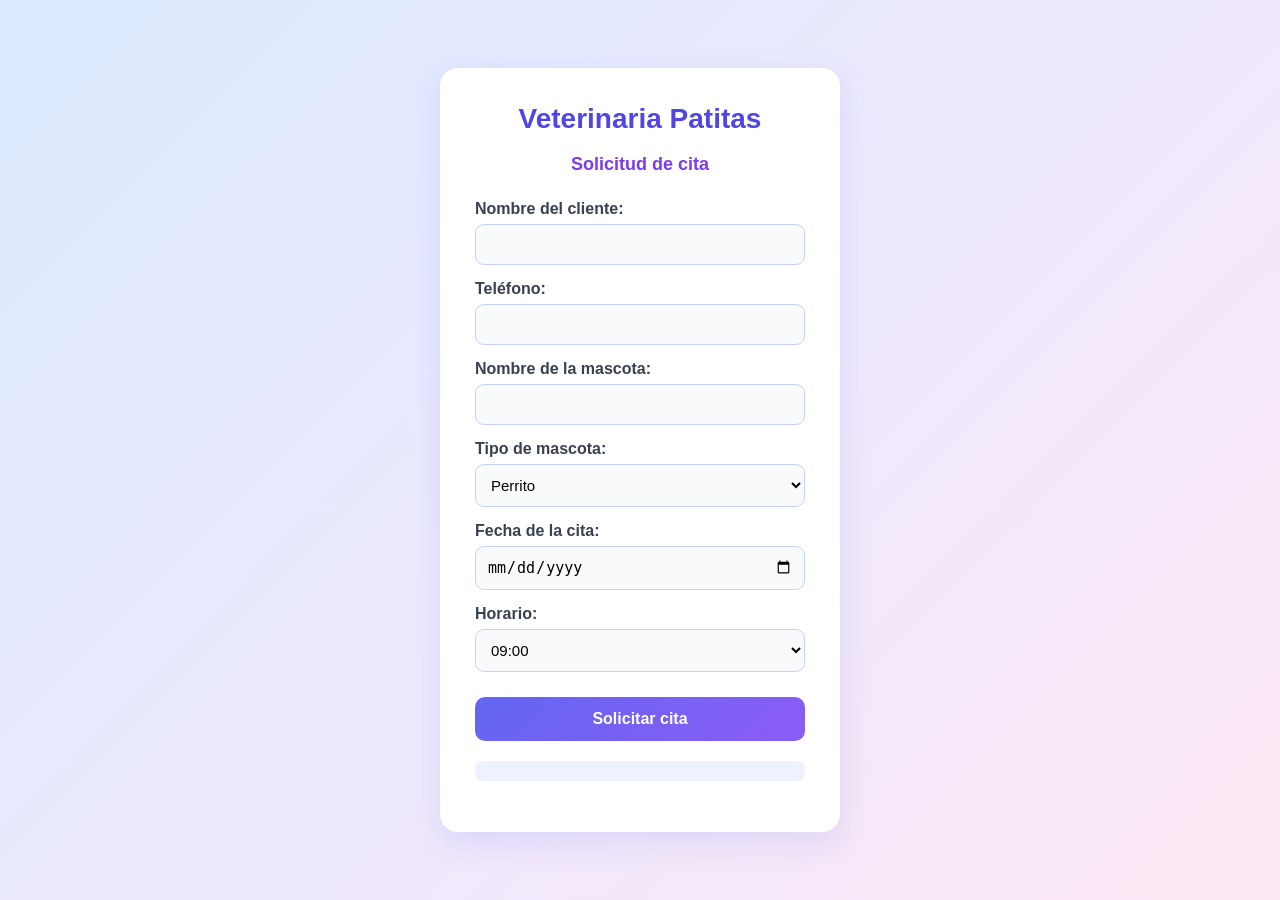
<file: Practica 1/Index.html>
<!DOCTYPE html>
<html lang="es">
<head>
<meta charset="UTF-8">
<title>Veterinaria Patitas</title>
<link rel="stylesheet" href="style.css">
</head>
<body>
<div class="contenedor">
<h1>Veterinaria Patitas</h1>
<h2>Solicitud de cita</h2>
<label>Nombre del cliente:</label>
<input type="text" id="nombre">
<label>Teléfono:</label>
<input type="tel" id="telefono">
<label>Nombre de la mascota:</label>
<input type="text" id="mascota">
<label>Tipo de mascota:</label>
<select id="tipo">
<option>Perrito</option</option>
<option>Gatito</option</option>
<option>Otro</option</option>
</select>
<label>Fecha de la cita:</label>
<input type="date" id="fecha">
<label>Horario:</label>
<select id="horario">
<option>09:00</option>
<option>10:00</option>
<option>11:00</option>
<option>12:00</option>
</select>
<button onclick="solicitarCita()">
Solicitar cita
</button>
<p id="mensaje"></script>
</body>
</html>
</file>
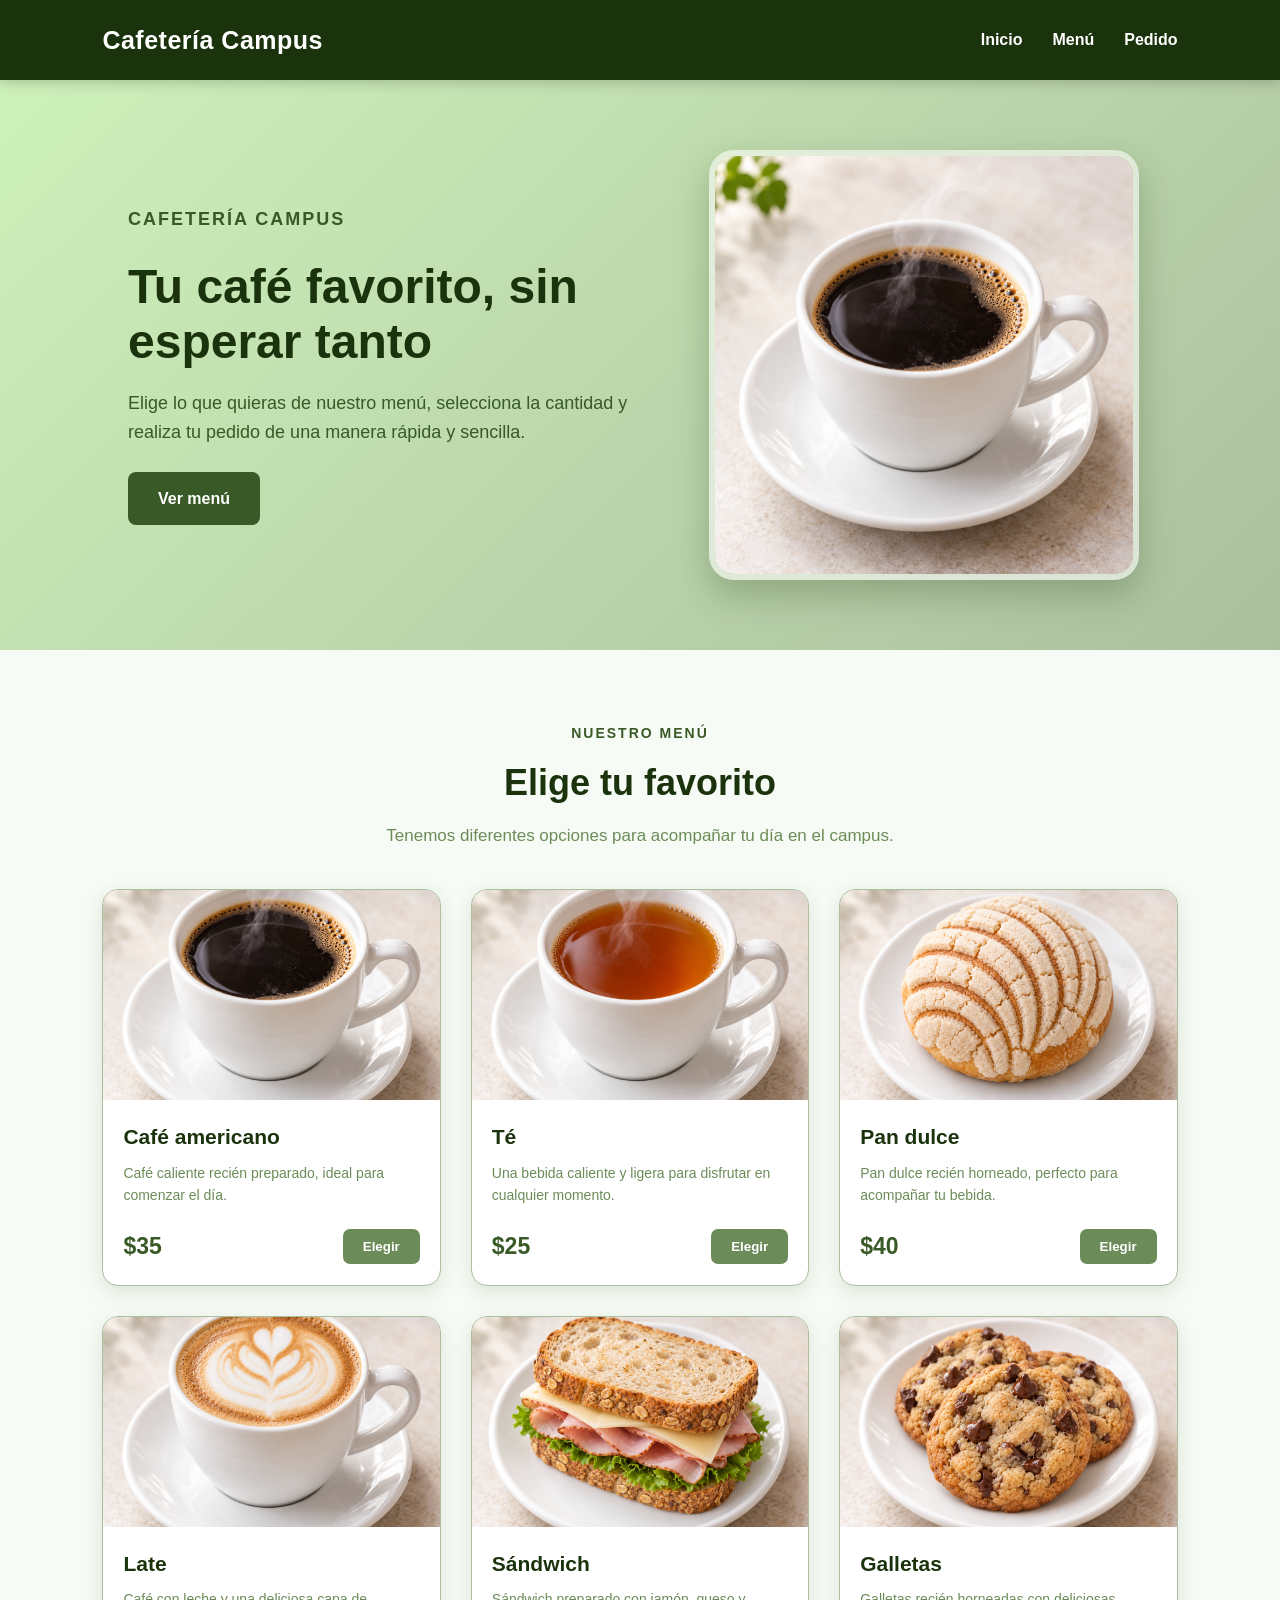
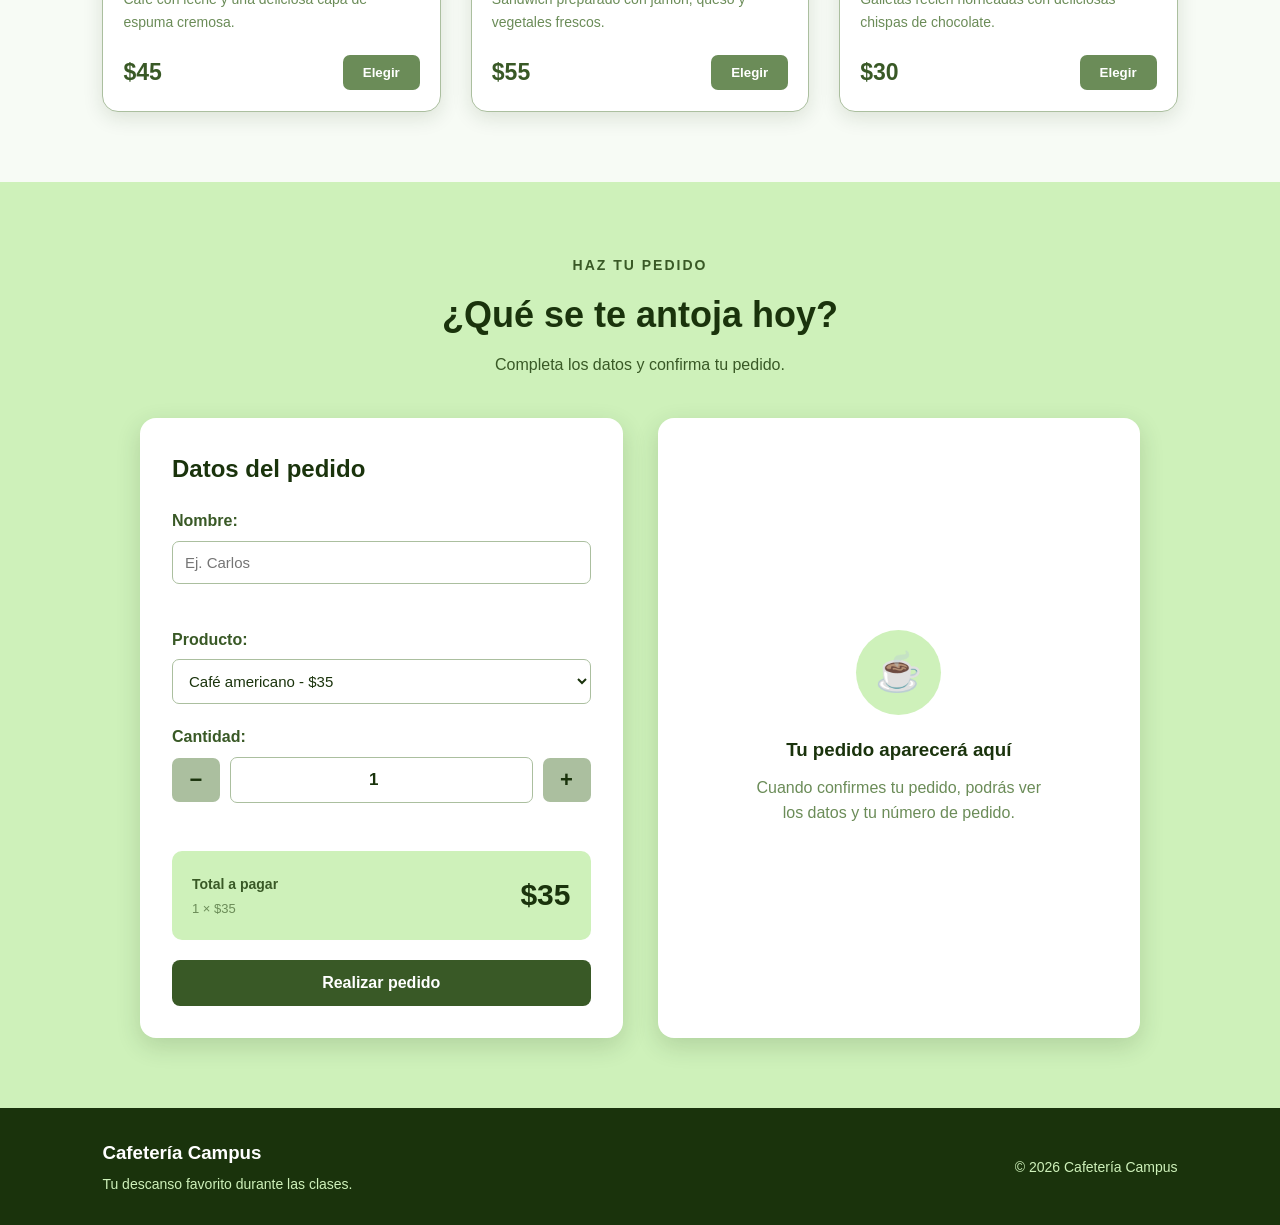
<file: Practica 2/index.html>
<!DOCTYPE html>
<html lang="es">

<head>

    <meta charset="UTF-8">

    <meta
        name="viewport"
        content="width=device-width, initial-scale=1.0"
    >

    <title>Cafetería Campus</title>

    <link
        rel="stylesheet"
        href="style.css"
    >

</head>


<body>


    <!-- =========================
         ENCABEZADO
    ========================== -->

    <header>

        <div class="logo">

            <h1>
                Cafetería Campus
            </h1>

        </div>


        <nav>

            <a href="#inicio">
                Inicio
            </a>

            <a href="#menu">
                Menú
            </a>

            <a href="#pedido">
                Pedido
            </a>

        </nav>

    </header>



    <!-- =========================
         INICIO
    ========================== -->

    <section
        class="principal"
        id="inicio"
    >


        <div class="texto-principal">

            <p class="etiqueta">
                Cafetería Campus
            </p>

            <h2>
                Tu café favorito,
                sin esperar tanto
            </h2>

            <p>
                Elige lo que quieras de nuestro menú,
                selecciona la cantidad y realiza tu pedido
                de una manera rápida y sencilla.
            </p>


            <a
                href="#menu"
                class="boton-inicio"
            >
                Ver menú
            </a>

        </div>



        <div class="imagen-principal">

            <img
                src="img/cafe.png"
                alt="Café americano"
            >

        </div>


    </section>



    <!-- =========================
         PRODUCTOS
    ========================== -->

    <section
        class="productos"
        id="menu"
    >


        <p class="etiqueta">
            Nuestro menú
        </p>

        <h2>
            Elige tu favorito
        </h2>


        <p class="subtitulo-productos">

            Tenemos diferentes opciones para acompañar
            tu día en el campus.

        </p>



        <div class="tarjetas">


            <!-- =====================
                 CAFÉ
            ====================== -->

            <div class="tarjeta">


                <div class="contenedor-imagen">

                    <img
                        src="img/cafe.png"
                        alt="Café americano"
                    >

                </div>


                <div class="contenido-tarjeta">

                    <h3>
                        Café americano
                    </h3>

                    <p class="descripcion">

                        Café caliente recién preparado,
                        ideal para comenzar el día.

                    </p>


                    <div class="parte-inferior-tarjeta">

                        <p class="precio">
                            $35
                        </p>


                        <button
                            type="button"
                            class="boton-agregar"
                            data-producto="35"
                        >
                            Elegir
                        </button>

                    </div>

                </div>


            </div>



            <!-- =====================
                 TÉ
            ====================== -->

            <div class="tarjeta">


                <div class="contenedor-imagen">

                    <img
                        src="img/te.png"
                        alt="Té caliente"
                    >

                </div>


                <div class="contenido-tarjeta">

                    <h3>
                        Té
                    </h3>


                    <p class="descripcion">

                        Una bebida caliente y ligera
                        para disfrutar en cualquier momento.

                    </p>


                    <div class="parte-inferior-tarjeta">

                        <p class="precio">
                            $25
                        </p>


                        <button
                            type="button"
                            class="boton-agregar"
                            data-producto="25"
                        >
                            Elegir
                        </button>

                    </div>

                </div>


            </div>



            <!-- =====================
                 PAN DULCE
            ====================== -->

            <div class="tarjeta">


                <div class="contenedor-imagen">

                    <img
                        src="img/pan_dulce.png"
                        alt="Pan dulce"
                    >

                </div>


                <div class="contenido-tarjeta">

                    <h3>
                        Pan dulce
                    </h3>


                    <p class="descripcion">

                        Pan dulce recién horneado,
                        perfecto para acompañar tu bebida.

                    </p>


                    <div class="parte-inferior-tarjeta">

                        <p class="precio">
                            $40
                        </p>


                        <button
                            type="button"
                            class="boton-agregar"
                            data-producto="40"
                        >
                            Elegir
                        </button>

                    </div>

                </div>


            </div>



            <!-- =====================
                 LATE
            ====================== -->

            <div class="tarjeta">


                <div class="contenedor-imagen">

                    <img
                        src="img/late.png"
                        alt="Late"
                    >

                </div>


                <div class="contenido-tarjeta">

                    <h3>
                        Late
                    </h3>


                    <p class="descripcion">

                        Café con leche y una deliciosa
                        capa de espuma cremosa.

                    </p>


                    <div class="parte-inferior-tarjeta">

                        <p class="precio">
                            $45
                        </p>


                        <button
                            type="button"
                            class="boton-agregar"
                            data-producto="45"
                        >
                            Elegir
                        </button>

                    </div>

                </div>


            </div>



            <!-- =====================
                 SÁNDWICH
            ====================== -->

            <div class="tarjeta">


                <div class="contenedor-imagen">

                    <img
                        src="img/sandwich.png"
                        alt="Sándwich"
                    >

                </div>


                <div class="contenido-tarjeta">

                    <h3>
                        Sándwich
                    </h3>


                    <p class="descripcion">

                        Sándwich preparado con jamón,
                        queso y vegetales frescos.

                    </p>


                    <div class="parte-inferior-tarjeta">

                        <p class="precio">
                            $55
                        </p>


                        <button
                            type="button"
                            class="boton-agregar"
                            data-producto="55"
                        >
                            Elegir
                        </button>

                    </div>

                </div>


            </div>



            <!-- =====================
                 GALLETAS
            ====================== -->

            <div class="tarjeta">


                <div class="contenedor-imagen">

                    <img
                        src="img/cookies.png"
                        alt="Galletas con chocolate"
                    >

                </div>


                <div class="contenido-tarjeta">

                    <h3>
                        Galletas
                    </h3>


                    <p class="descripcion">

                        Galletas recién horneadas
                        con deliciosas chispas de chocolate.

                    </p>


                    <div class="parte-inferior-tarjeta">

                        <p class="precio">
                            $30
                        </p>


                        <button
                            type="button"
                            class="boton-agregar"
                            data-producto="30"
                        >
                            Elegir
                        </button>

                    </div>

                </div>


            </div>


        </div>


    </section>



    <!-- =========================
         SECCIÓN DE PEDIDO
    ========================== -->

    <section
        class="seccion-pedido"
        id="pedido"
    >


        <div class="encabezado-pedido">

            <p class="etiqueta">
                Haz tu pedido
            </p>

            <h2>
                ¿Qué se te antoja hoy?
            </h2>

            <p>
                Completa los datos y confirma tu pedido.
            </p>

        </div>



        <div class="contenedor-pedido">



            <!-- =====================
                 FORMULARIO
            ====================== -->

            <form
                class="pedido"
                id="formPedido"
            >


                <h3>
                    Datos del pedido
                </h3>



                <!-- Nombre -->

                <div class="grupo-formulario">

                    <label for="nombre">
                        Nombre:
                    </label>

                    <input
                        type="text"
                        id="nombre"
                        placeholder="Ej. Carlos"
                        autocomplete="off"
                    >

                    <small
                        class="mensaje-error"
                        id="errorNombre"
                    ></small>

                </div>



                <!-- Producto -->

                <div class="grupo-formulario">

                    <label for="producto">
                        Producto:
                    </label>


                    <select id="producto">


                        <option
                            value="35"
                            data-nombre="Café americano"
                        >
                            Café americano - $35
                        </option>


                        <option
                            value="25"
                            data-nombre="Té"
                        >
                            Té - $25
                        </option>


                        <option
                            value="40"
                            data-nombre="Pan dulce"
                        >
                            Pan dulce - $40
                        </option>


                        <option
                            value="45"
                            data-nombre="Late"
                        >
                            Late - $45
                        </option>


                        <option
                            value="55"
                            data-nombre="Sándwich"
                        >
                            Sándwich - $55
                        </option>


                        <option
                            value="30"
                            data-nombre="Galletas"
                        >
                            Galletas - $30
                        </option>


                    </select>

                </div>



                <!-- Cantidad -->

                <div class="grupo-formulario">

                    <label for="cantidad">
                        Cantidad:
                    </label>


                    <div class="control-cantidad">


                        <button
                            type="button"
                            id="restar"
                            class="boton-cantidad"
                        >
                            −
                        </button>


                        <input
                            type="number"
                            id="cantidad"
                            value="1"
                            min="1"
                            max="20"
                        >


                        <button
                            type="button"
                            id="sumar"
                            class="boton-cantidad"
                        >
                            +
                        </button>


                    </div>


                    <small
                        class="mensaje-error"
                        id="errorCantidad"
                    ></small>

                </div>



                <!-- Total -->

                <div class="resumen-total">


                    <div>

                        <span>
                            Total a pagar
                        </span>

                        <p id="detalleTotal">
                            1 × $35
                        </p>

                    </div>


                    <strong id="total">
                        $35
                    </strong>


                </div>



                <!-- Confirmar -->

                <button
                    type="submit"
                    class="boton-pedido"
                >
                    Realizar pedido
                </button>


            </form>



            <!-- =====================
                 TICKET
            ====================== -->

            <div
                class="ticket"
                id="ticket"
            >


                <div class="ticket-inicial">


                    <div class="icono-ticket">

                        ☕

                    </div>


                    <h3>
                        Tu pedido aparecerá aquí
                    </h3>


                    <p>

                        Cuando confirmes tu pedido,
                        podrás ver los datos y tu
                        número de pedido.

                    </p>


                </div>


            </div>


        </div>


    </section>



    <!-- =========================
         PIE DE PÁGINA
    ========================== -->

    <footer>


        <div>

            <h3>
                Cafetería Campus
            </h3>

            <p>
                Tu descanso favorito durante las clases.
            </p>

        </div>


        <p>
            © 2026 Cafetería Campus
        </p>


    </footer>



    <!-- JavaScript -->

    <script src="script.js"></script>


</body>

</html>
</file>
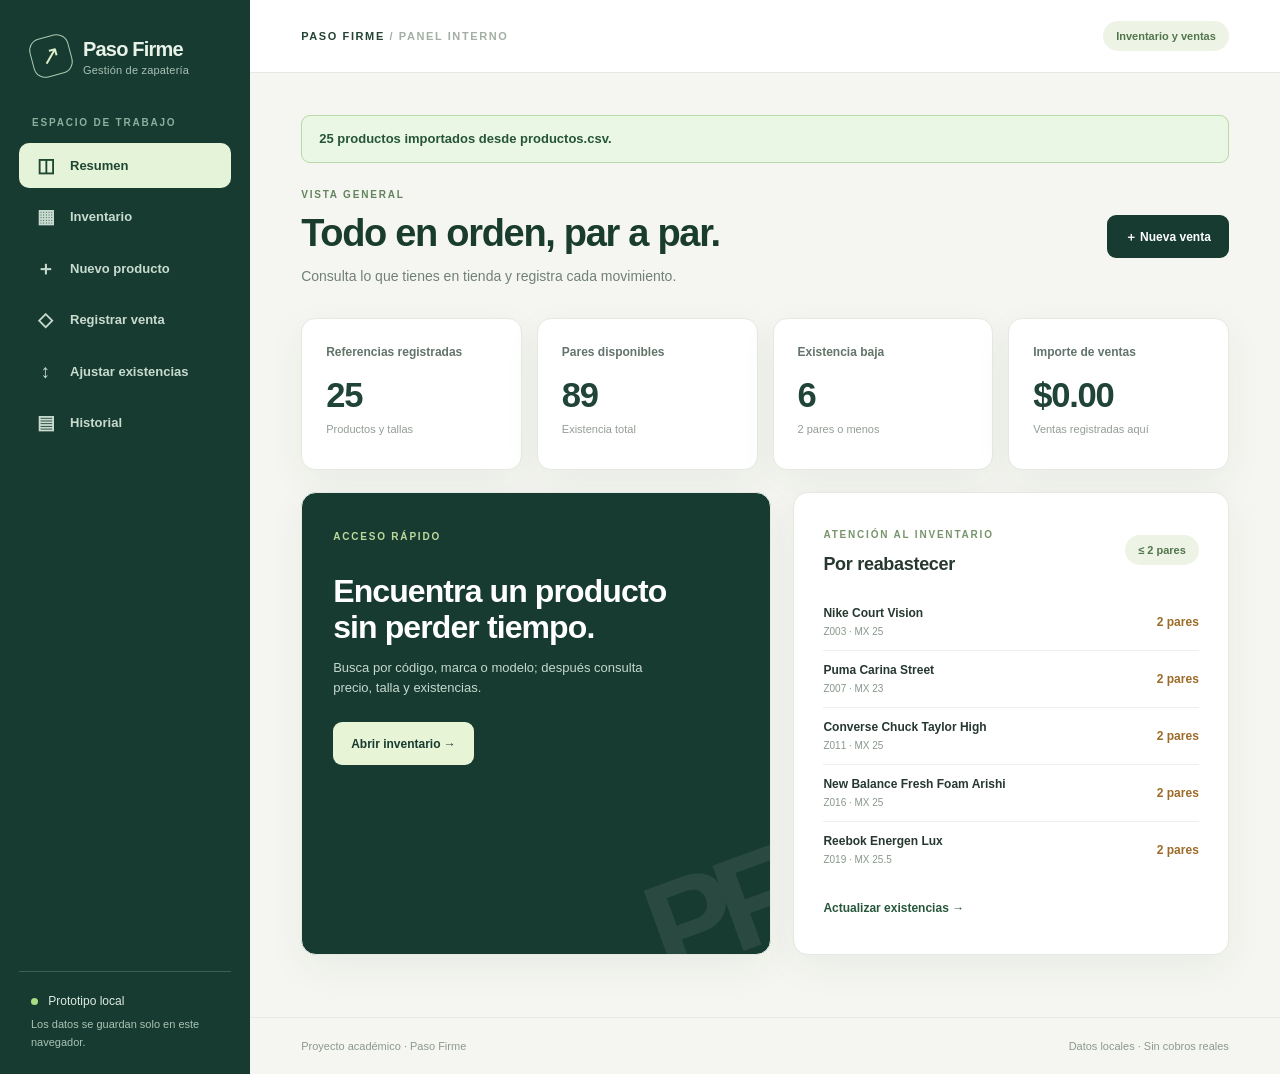
<file: Practica 3/index.html>
<!doctype html>
<html lang="es">
<head>
  <meta charset="utf-8">
  <meta name="viewport" content="width=device-width, initial-scale=1">
  <meta name="theme-color" content="#183b31">
  <meta name="description" content="Prototipo de control de inventario y ventas para una zapatería.">
  <title>Paso Firme | Control de zapatería</title>
  <link rel="stylesheet" href="style.css">
  <script src="script.js" defer></script>
</head>
<body>
  <div class="app">
    <aside class="sidebar" aria-label="Navegación principal">
      <a class="brand" href="#inicio" data-link="inicio" aria-label="Paso Firme, ir al inicio">
        <span class="brand-icon" aria-hidden="true">↗</span>
        <span><strong>Paso Firme</strong><small>Gestión de zapatería</small></span>
      </a>
      <p class="nav-title">ESPACIO DE TRABAJO</p>
      <nav class="nav" aria-label="Secciones">
        <button class="nav-button active" type="button" data-view="inicio" aria-current="page"><span aria-hidden="true">◫</span> Resumen</button>
        <button class="nav-button" type="button" data-view="catalogo"><span aria-hidden="true">▦</span> Inventario</button>
        <button class="nav-button" type="button" data-view="nuevo"><span aria-hidden="true">＋</span> Nuevo producto</button>
        <button class="nav-button" type="button" data-view="venta"><span aria-hidden="true">◇</span> Registrar venta</button>
        <button class="nav-button" type="button" data-view="ajuste"><span aria-hidden="true">↕</span> Ajustar existencias</button>
        <button class="nav-button" type="button" data-view="historial"><span aria-hidden="true">▤</span> Historial</button>
      </nav>
      <div class="sidebar-bottom">
        <span class="status-dot" aria-hidden="true"></span> Prototipo local
        <small>Los datos se guardan solo en este navegador.</small>
      </div>
    </aside>

    <div class="workspace">
      <header class="topbar">
        <div class="topbar-brand">PASO FIRME <span>/ PANEL INTERNO</span></div>
        <span class="topbar-pill">Inventario y ventas</span>
      </header>

      <main class="content" id="contenido">
        <div id="notification" class="notification" role="status" aria-live="polite" hidden></div>
        <section id="inicio" class="view active" aria-labelledby="tituloInicio">
          <div class="page-heading">
            <div><p class="eyebrow">VISTA GENERAL</p><h1 id="tituloInicio">Todo en orden, par a par.</h1><p>Consulta lo que tienes en tienda y registra cada movimiento.</p></div>
            <button class="btn primary" type="button" data-go="venta">＋ Nueva venta</button>
          </div>
          <div class="metrics">
            <article class="metric"><span>Referencias registradas</span><strong id="metricProductos">—</strong><small>Productos y tallas</small></article>
            <article class="metric"><span>Pares disponibles</span><strong id="metricPares">—</strong><small>Existencia total</small></article>
            <article class="metric"><span>Existencia baja</span><strong id="metricBajo">—</strong><small>2 pares o menos</small></article>
            <article class="metric"><span>Importe de ventas</span><strong id="metricIngresos">—</strong><small>Ventas registradas aquí</small></article>
          </div>
          <div class="home-grid">
            <article class="surface featured">
              <span class="overline">ACCESO RÁPIDO</span>
              <h2>Encuentra un producto sin perder tiempo.</h2>
              <p>Busca por código, marca o modelo; después consulta precio, talla y existencias.</p>
              <button class="btn light" type="button" data-go="catalogo">Abrir inventario →</button>
              <div class="featured-art" aria-hidden="true">PF<span> / 01</span></div>
            </article>
            <article class="surface attention">
              <div class="section-header"><div><span class="overline">ATENCIÓN AL INVENTARIO</span><h2>Por reabastecer</h2></div><span class="tiny-pill">≤ 2 pares</span></div>
              <div id="lowStockList" class="low-list"><p class="muted">Cargando productos…</p></div>
              <button class="text-link" type="button" data-go="ajuste">Actualizar existencias →</button>
            </article>
          </div>
        </section>

        <section id="catalogo" class="view" aria-labelledby="tituloCatalogo" hidden>
          <div class="page-heading"><div><p class="eyebrow">PRODUCTOS</p><h1 id="tituloCatalogo">Inventario</h1><p>Una vista visual de las referencias disponibles.</p></div><button class="btn primary" type="button" data-go="nuevo">＋ Agregar producto</button></div>
          <div class="surface filters">
            <label class="search-field"><span class="sr-only">Buscar producto</span><span aria-hidden="true">⌕</span><input id="search" type="search" placeholder="Buscar código, marca o modelo…" autocomplete="off"></label>
            <label class="select-field"><span class="sr-only">Filtrar por categoría</span><select id="categoryFilter"><option value="">Todas las categorías</option></select></label>
            <label class="select-field"><span class="sr-only">Filtrar por existencia</span><select id="stockFilter"><option value="">Cualquier existencia</option><option value="available">Disponible</option><option value="low">Existencia baja (1–2)</option><option value="empty">Agotado</option></select></label>
          </div>
          <p class="results-label" id="resultsLabel" aria-live="polite"></p>
          <div class="product-grid" id="productGrid"></div>
        </section>

        <section id="nuevo" class="view" aria-labelledby="tituloNuevo" hidden>
          <div class="page-heading"><div><p class="eyebrow">ALTA DE PRODUCTOS</p><h1 id="tituloNuevo">Agregar al inventario</h1><p>Registra una referencia que todavía no exista en el sistema.</p></div></div>
          <form id="productForm" class="surface form-card">
            <div class="form-title"><span class="form-number">01</span><div><h2>Datos del calzado</h2><p>Todos los campos son obligatorios.</p></div></div>
            <div class="form-grid">
              <label>Código <input name="codigo" type="text" maxlength="25" placeholder="Ej. Z026" required></label>
              <label>Marca <input name="marca" type="text" maxlength="60" placeholder="Ej. Nike" required></label>
              <label>Modelo <input name="modelo" type="text" maxlength="80" placeholder="Ej. Air Max" required></label>
              <label>Categoría <select name="categoria" required><option value="">Selecciona una</option><option>Tenis</option><option>Casual</option><option>Zapato</option><option>Tacón</option><option>Bota</option></select></label>
              <label>Talla MX <input name="talla" type="number" min="1" max="50" step="0.5" placeholder="Ej. 25.5" required></label>
              <label>Precio (MXN) <input name="precio" type="number" min="0.01" step="0.01" placeholder="Ej. 1499.00" required></label>
              <label>Existencia inicial (pares) <input name="existencia" type="number" min="0" step="1" placeholder="Ej. 5" required></label>
            </div>
            <div class="form-actions"><button class="btn primary" type="submit">Guardar producto</button><button class="btn secondary" type="reset">Limpiar campos</button></div>
          </form>
        </section>

        <section id="venta" class="view" aria-labelledby="tituloVenta" hidden>
          <div class="page-heading"><div><p class="eyebrow">SALIDA DE INVENTARIO</p><h1 id="tituloVenta">Registrar una venta</h1><p>La existencia se descontará después de confirmar el registro.</p></div></div>
          <div class="two-col">
            <form id="saleForm" class="surface form-card">
              <div class="form-title"><span class="form-number">02</span><div><h2>Datos de la venta</h2><p>Una referencia por registro.</p></div></div>
              <div class="form-grid single">
                <label>Producto disponible <select id="saleProduct" name="codigo" required><option value="">Selecciona un producto</option></select></label>
                <label>Cantidad de pares <input id="saleQuantity" name="cantidad" type="number" min="1" step="1" value="1" required></label>
              </div>
              <div class="form-actions"><button class="btn primary" type="submit">Confirmar venta</button></div>
            </form>
            <aside class="surface receipt" aria-live="polite"><p class="overline">RESUMEN DE VENTA</p><h2 id="salePreviewName">Selecciona un producto</h2><div class="receipt-line"><span>Precio por par</span><strong id="salePreviewUnit">—</strong></div><div class="receipt-line"><span>Disponibles</span><strong id="salePreviewStock">—</strong></div><div class="receipt-total"><span>Total estimado</span><strong id="salePreviewTotal">—</strong></div><p class="muted small">El total y la existencia se calculan antes de guardar.</p></aside>
          </div>
        </section>

        <section id="ajuste" class="view" aria-labelledby="tituloAjuste" hidden>
          <div class="page-heading"><div><p class="eyebrow">CONTROL DE EXISTENCIAS</p><h1 id="tituloAjuste">Ajustar inventario</h1><p>Actualiza el conteo después de recibir mercancía o revisar la tienda.</p></div></div>
          <form id="stockForm" class="surface form-card">
            <div class="form-title"><span class="form-number">03</span><div><h2>Nuevo conteo</h2><p>El cambio quedará registrado en el historial de ajustes.</p></div></div>
            <div class="form-grid single">
              <label>Producto <select id="stockProduct" name="codigo" required><option value="">Selecciona un producto</option></select></label>
              <p class="stock-current" id="currentStock">Existencia actual: —</p>
              <label>Nueva existencia (pares) <input name="nuevaExistencia" id="newStock" type="number" min="0" step="1" required></label>
              <label>Motivo del cambio <input name="motivo" type="text" maxlength="120" placeholder="Ej. Recibimos nueva mercancía" required></label>
            </div>
            <div class="form-actions"><button class="btn primary" type="submit">Guardar ajuste</button></div>
          </form>
        </section>

        <section id="historial" class="view" aria-labelledby="tituloHistorial" hidden>
          <div class="page-heading"><div><p class="eyebrow">SEGUIMIENTO</p><h1 id="tituloHistorial">Historial de movimientos</h1><p>Consulta ventas y modificaciones de existencias realizadas en este navegador.</p></div></div>
          <div class="surface history-section"><div class="section-header"><h2>Ventas</h2><span id="saleCount" class="tiny-pill">0 registros</span></div><div class="table-scroll"><table><thead><tr><th>Folio</th><th>Fecha</th><th>Producto</th><th>Cantidad</th><th>Total</th></tr></thead><tbody id="salesTable"><tr><td colspan="5">Sin ventas registradas.</td></tr></tbody></table></div></div>
          <div class="surface history-section"><div class="section-header"><h2>Ajustes de inventario</h2><span id="adjustCount" class="tiny-pill">0 registros</span></div><div class="table-scroll"><table><thead><tr><th>Fecha</th><th>Producto</th><th>Antes → después</th><th>Motivo</th></tr></thead><tbody id="adjustTable"><tr><td colspan="4">Sin ajustes registrados.</td></tr></tbody></table></div></div>
        </section>
      </main>

      <footer class="footer"><span>Proyecto académico · Paso Firme</span><span>Datos locales · Sin cobros reales</span></footer>
    </div>
  </div>
</body>
</html>
</file>
<file: Practica 1/style.css>
* {
    box-sizing: border-box;
}

body {
    font-family: Arial, sans-serif;
    background: linear-gradient(135deg, #dbeafe, #ede9fe, #fce7f3);
    margin: 0;
    min-height: 100vh;

    display: flex;
    justify-content: center;
    align-items: center;
}

.contenedor {
    width: 400px;
    max-width: 90%;

    background-color: #ffffff;

    padding: 35px;

    border-radius: 18px;

    box-shadow: 0 10px 30px rgba(99, 102, 241, 0.15);
}

h1 {
    text-align: center;
    margin-top: 0;

    color: #4f46e5;

    font-size: 28px;
}

h2 {
    text-align: center;

    color: #7c3aed;

    font-size: 18px;

    margin-bottom: 25px;
}

label {
    display: block;

    margin-top: 15px;
    margin-bottom: 6px;

    font-weight: bold;

    color: #374151;
}

input,
select {
    width: 100%;

    padding: 11px;

    border: 1px solid #c7d2fe;

    border-radius: 9px;

    background-color: #f9fafb;

    font-size: 15px;

    outline: none;

    transition: 0.3s;
}

input:focus,
select:focus {
    border-color: #8b5cf6;

    background-color: white;

    box-shadow: 0 0 0 3px rgba(139, 92, 246, 0.15);
}

button {
    width: 100%;

    padding: 13px;

    margin-top: 25px;

    border: none;

    border-radius: 10px;

    background: linear-gradient(135deg, #6366f1, #8b5cf6);

    color: white;

    font-size: 16px;

    font-weight: bold;

    cursor: pointer;

    transition: 0.3s;
}

button:hover {
    transform: translateY(-2px);

    box-shadow: 0 6px 15px rgba(99, 102, 241, 0.3);
}

button:active {
    transform: translateY(0);
}

#mensaje {
    text-align: center;

    font-weight: bold;

    margin-top: 20px;

    padding: 10px;

    border-radius: 8px;

    color: #4f46e5;

    background-color: #eef2ff;
}
</file>
<file: Practica 2/style.css>
/* =========================================
   CONFIGURACIÓN GENERAL
========================================= */

* {
    margin: 0;
    padding: 0;
    box-sizing: border-box;
}

html {
    scroll-behavior: smooth;
}

body {
    font-family: Arial, Helvetica, sans-serif;
    background-color: #f7fbf5;
    color: #1A330C;
    line-height: 1.6;
}



/* =========================================
   ENCABEZADO
========================================= */

header {
    width: 100%;
    padding: 20px 8%;

    background-color: #1A330C;
    color: white;

    display: flex;
    justify-content: space-between;
    align-items: center;

    position: sticky;
    top: 0;
    z-index: 1000;

    box-shadow: 0 3px 12px rgba(0, 0, 0, 0.18);
}


.logo h1 {
    font-size: 25px;
    letter-spacing: 0.5px;
}


nav {
    display: flex;
    align-items: center;
    gap: 30px;
}


nav a {
    color: white;
    text-decoration: none;

    font-size: 16px;
    font-weight: bold;

    transition: 0.3s;
}


nav a:hover {
    color: #CEF1BA;
}



/* =========================================
   SECCIÓN PRINCIPAL
========================================= */

.principal {
    min-height: 520px;

    padding: 70px 10%;

    display: flex;
    align-items: center;
    justify-content: space-between;
    gap: 60px;

    background: linear-gradient(
        135deg,
        #CEF1BA,
        #ABBF9F
    );
}


.texto-principal {
    width: 50%;
}


.etiqueta {
    display: inline-block;

    margin-bottom: 10px;

    color: #395926;

    font-size: 14px;
    font-weight: bold;

    text-transform: uppercase;
    letter-spacing: 2px;
}


.texto-principal h2 {
    font-size: 48px;

    color: #1A330C;

    line-height: 1.15;

    margin-bottom: 20px;
}


.texto-principal p {
    font-size: 18px;

    max-width: 600px;

    margin-bottom: 25px;

    color: #395926;
}


.boton-inicio {
    display: inline-block;

    padding: 14px 30px;

    background-color: #395926;
    color: white;

    text-decoration: none;

    border-radius: 8px;

    font-weight: bold;

    transition: 0.3s;
}


.boton-inicio:hover {
    background-color: #1A330C;
    transform: translateY(-2px);
}



/* =========================================
   IMAGEN PRINCIPAL
========================================= */

.imagen-principal {
    width: 45%;

    display: flex;
    justify-content: center;
}


.imagen-principal img {
    width: 100%;
    max-width: 430px;

    aspect-ratio: 1 / 1;

    object-fit: cover;

    border-radius: 25px;

    box-shadow: 0 15px 35px rgba(26, 51, 12, 0.25);

    border: 6px solid rgba(255, 255, 255, 0.55);
}



/* =========================================
   PRODUCTOS
========================================= */

.productos {
    padding: 70px 8%;

    text-align: center;

    background-color: #f7fbf5;
}


.productos h2 {
    font-size: 36px;

    color: #1A330C;

    margin-bottom: 10px;
}


.subtitulo-productos {
    color: #6B8C58;

    margin-bottom: 40px;

    font-size: 17px;
}



/* =========================================
   TARJETAS DE PRODUCTOS
========================================= */

.tarjetas {
    max-width: 1100px;

    margin: auto;

    display: grid;

    grid-template-columns: repeat(3, 1fr);

    gap: 30px;
}


.tarjeta {
    background-color: white;

    border-radius: 16px;

    overflow: hidden;

    box-shadow: 0 6px 20px rgba(26, 51, 12, 0.12);

    border: 1px solid #ABBF9F;

    transition: 0.3s;

    text-align: left;
}


.tarjeta:hover {
    transform: translateY(-7px);

    box-shadow: 0 12px 30px rgba(26, 51, 12, 0.20);
}



/* =========================================
   IMAGEN DE TARJETA
========================================= */

.contenedor-imagen {
    width: 100%;
    height: 210px;

    overflow: hidden;

    background-color: #CEF1BA;
}


.contenedor-imagen img {
    width: 100%;
    height: 100%;

    object-fit: cover;

    transition: transform 0.4s;
}


.tarjeta:hover .contenedor-imagen img {
    transform: scale(1.05);
}



/* =========================================
   CONTENIDO DE TARJETA
========================================= */

.contenido-tarjeta {
    padding: 20px;
}


.contenido-tarjeta h3 {
    font-size: 21px;

    color: #1A330C;

    margin-bottom: 8px;
}


.descripcion {
    font-size: 14px;

    color: #6B8C58;

    min-height: 48px;

    margin-bottom: 18px;
}


.parte-inferior-tarjeta {
    display: flex;

    justify-content: space-between;
    align-items: center;

    gap: 15px;
}


.precio {
    font-size: 23px;

    font-weight: bold;

    color: #395926;
}



/* =========================================
   BOTÓN ELEGIR
========================================= */

.boton-agregar {
    padding: 10px 20px;

    border: none;

    border-radius: 7px;

    background-color: #6B8C58;
    color: white;

    font-weight: bold;

    cursor: pointer;

    transition: 0.3s;
}


.boton-agregar:hover {
    background-color: #395926;
}



/* =========================================
   SECCIÓN PEDIDO
========================================= */

.seccion-pedido {
    padding: 70px 8%;

    background-color: #CEF1BA;
}


.encabezado-pedido {
    text-align: center;

    margin-bottom: 40px;
}


.encabezado-pedido h2 {
    font-size: 36px;

    color: #1A330C;

    margin-bottom: 8px;
}


.encabezado-pedido > p:last-child {
    color: #395926;
}



/* =========================================
   CONTENEDOR PEDIDO
========================================= */

.contenedor-pedido {
    max-width: 1000px;

    margin: auto;

    display: grid;

    grid-template-columns: 1fr 1fr;

    gap: 35px;

    align-items: stretch;
}



/* =========================================
   FORMULARIO
========================================= */

.pedido {
    background-color: white;

    padding: 32px;

    border-radius: 16px;

    box-shadow: 0 8px 25px rgba(26, 51, 12, 0.16);
}


.pedido h3 {
    font-size: 24px;

    color: #1A330C;

    margin-bottom: 20px;
}



/* =========================================
   CAMPOS DEL FORMULARIO
========================================= */

.grupo-formulario {
    margin-bottom: 20px;
}


.grupo-formulario label {
    display: block;

    margin-bottom: 7px;

    color: #395926;

    font-weight: bold;
}


.grupo-formulario input,
.grupo-formulario select {
    width: 100%;

    padding: 12px;

    border: 1px solid #ABBF9F;

    border-radius: 7px;

    font-size: 15px;

    color: #1A330C;

    background-color: white;

    outline: none;

    transition: 0.3s;
}


.grupo-formulario input:focus,
.grupo-formulario select:focus {
    border-color: #395926;

    box-shadow: 0 0 0 3px rgba(107, 140, 88, 0.18);
}



/* =========================================
   MENSAJES DE ERROR
========================================= */

.mensaje-error {
    display: block;

    min-height: 18px;

    margin-top: 5px;

    color: #a13030;

    font-size: 13px;
}



/* =========================================
   CONTROL DE CANTIDAD
========================================= */

.control-cantidad {
    display: grid;

    grid-template-columns: 48px 1fr 48px;

    gap: 10px;

    align-items: center;
}


.control-cantidad input {
    text-align: center;

    font-size: 17px;

    font-weight: bold;
}


.boton-cantidad {
    height: 44px;

    border: none;

    border-radius: 7px;

    background-color: #ABBF9F;

    color: #1A330C;

    font-size: 22px;

    font-weight: bold;

    cursor: pointer;

    transition: 0.3s;
}


.boton-cantidad:hover {
    background-color: #6B8C58;

    color: white;
}



/* =========================================
   TOTAL
========================================= */

.resumen-total {
    margin-top: 25px;

    padding: 20px;

    border-radius: 10px;

    background-color: #CEF1BA;

    display: flex;

    justify-content: space-between;
    align-items: center;

    gap: 15px;
}


.resumen-total span {
    font-size: 14px;

    color: #395926;

    font-weight: bold;
}


.resumen-total p {
    font-size: 13px;

    color: #6B8C58;

    margin-top: 3px;
}


#total {
    font-size: 30px;

    color: #1A330C;
}



/* =========================================
   BOTÓN REALIZAR PEDIDO
========================================= */

.boton-pedido {
    width: 100%;

    margin-top: 20px;

    padding: 14px;

    border: none;

    border-radius: 8px;

    background-color: #395926;
    color: white;

    font-size: 16px;

    font-weight: bold;

    cursor: pointer;

    transition: 0.3s;
}


.boton-pedido:hover {
    background-color: #1A330C;

    transform: translateY(-2px);
}



/* =========================================
   TICKET
========================================= */

.ticket {
    background-color: white;

    padding: 32px;

    border-radius: 16px;

    box-shadow: 0 8px 25px rgba(26, 51, 12, 0.16);

    display: flex;

    align-items: center;
    justify-content: center;

    text-align: center;

    min-height: 430px;
}



/* =========================================
   TICKET INICIAL
========================================= */

.ticket-inicial {
    max-width: 300px;
}


.icono-ticket {
    width: 85px;
    height: 85px;

    margin: 0 auto 20px;

    background-color: #CEF1BA;

    border-radius: 50%;

    display: flex;

    justify-content: center;
    align-items: center;

    font-size: 38px;
}


.ticket-inicial h3 {
    color: #1A330C;

    margin-bottom: 10px;
}


.ticket-inicial p {
    color: #6B8C58;
}



/* =========================================
   TICKET CONFIRMADO
========================================= */

.ticket-confirmado {
    display: block;

    text-align: center;
}


.ticket-icono {
    width: 70px;
    height: 70px;

    margin: 0 auto 15px;

    border-radius: 50%;

    background-color: #395926;

    color: white;

    display: flex;

    align-items: center;
    justify-content: center;

    font-size: 35px;

    font-weight: bold;
}


.ticket-etiqueta {
    display: inline-block;

    padding: 6px 15px;

    border-radius: 20px;

    background-color: #CEF1BA;

    color: #395926;

    font-weight: bold;

    font-size: 13px;

    margin-bottom: 12px;
}


.ticket-confirmado h3 {
    font-size: 26px;

    color: #1A330C;

    margin-bottom: 8px;
}


.aviso-exito {
    color: #395926;

    font-weight: bold;

    margin-bottom: 20px;
}



/* =========================================
   DATOS DEL TICKET
========================================= */

.ticket-datos {
    width: 100%;

    margin: 20px 0;

    border-top: 1px solid #ABBF9F;

    border-bottom: 1px solid #ABBF9F;
}


.ticket-fila {
    padding: 13px 4px;

    display: flex;

    justify-content: space-between;

    gap: 20px;

    border-bottom: 1px solid #e4eedf;
}


.ticket-fila:last-child {
    border-bottom: none;
}


.ticket-fila span {
    color: #6B8C58;
}


.ticket-fila strong {
    color: #1A330C;

    text-align: right;
}


.ticket-total {
    font-size: 20px;

    background-color: #f5faF2;
}


.ticket-total strong {
    color: #395926;
}



/* =========================================
   PIE DE PÁGINA
========================================= */

footer {
    padding: 30px 8%;

    background-color: #1A330C;

    color: white;

    display: flex;

    justify-content: space-between;
    align-items: center;

    gap: 20px;
}


footer h3 {
    margin-bottom: 5px;
}


footer p {
    color: #CEF1BA;

    font-size: 14px;
}



/* =========================================
   RESPONSIVE - TABLETS
========================================= */

@media (max-width: 950px) {

    .principal {
        padding: 60px 7%;

        gap: 35px;
    }


    .texto-principal h2 {
        font-size: 38px;
    }


    .tarjetas {
        grid-template-columns: repeat(2, 1fr);
    }


    .contenedor-pedido {
        grid-template-columns: 1fr;
    }


    .ticket {
        min-height: 350px;
    }

}



/* =========================================
   RESPONSIVE - CELULARES
========================================= */

@media (max-width: 650px) {

    header {
        padding: 18px 5%;

        flex-direction: column;

        gap: 15px;
    }


    nav {
        gap: 20px;
    }


    nav a {
        font-size: 14px;
    }



    .principal {
        min-height: auto;

        padding: 50px 7%;

        flex-direction: column;

        text-align: center;
    }


    .texto-principal {
        width: 100%;
    }


    .texto-principal h2 {
        font-size: 34px;
    }


    .texto-principal p {
        font-size: 16px;
    }


    .imagen-principal {
        width: 100%;
    }


    .imagen-principal img {
        max-width: 350px;
    }



    .productos {
        padding: 55px 7%;
    }


    .productos h2 {
        font-size: 30px;
    }


    .tarjetas {
        grid-template-columns: 1fr;

        gap: 25px;
    }



    .seccion-pedido {
        padding: 55px 5%;
    }


    .encabezado-pedido h2 {
        font-size: 30px;
    }


    .pedido,
    .ticket {
        padding: 25px 20px;
    }



    footer {
        flex-direction: column;

        text-align: center;
    }

}



/* =========================================
   PANTALLAS MUY PEQUEÑAS
========================================= */

@media (max-width: 400px) {

    .texto-principal h2 {
        font-size: 29px;
    }


    nav {
        gap: 12px;
    }


    .parte-inferior-tarjeta {
        flex-direction: column;

        align-items: stretch;
    }


    .boton-agregar {
        width: 100%;
    }


    .resumen-total {
        flex-direction: column;

        text-align: center;
    }

}
</file>
<file: Practica 3/style.css>
:root{--forest:#183b31;--deep:#102a23;--leaf:#dcefca;--accent:#a8d579;--bg:#f5f6f1;--white:#fff;--ink:#26382f;--muted:#718077;--line:#e5e9e1;--danger:#a34b34;--amber:#9c6b27;--shadow:0 12px 38px rgba(23,55,42,.055)}
*{box-sizing:border-box}html{scroll-behavior:smooth}body{margin:0;background:var(--bg);color:var(--ink);font-family:Inter,Arial,Helvetica,sans-serif;font-size:15px;line-height:1.5}button,input,select{font:inherit}button{cursor:pointer}button:focus-visible,input:focus-visible,select:focus-visible,a:focus-visible{outline:3px solid #8acb70;outline-offset:3px}button:disabled{opacity:.55;cursor:not-allowed}a{color:inherit;text-decoration:none}.app{display:grid;grid-template-columns:250px minmax(0,1fr);min-height:100vh}.sidebar{background:var(--forest);color:#e8f2e8;padding:34px 19px 23px;display:flex;flex-direction:column;min-height:100vh}.brand{display:flex;align-items:center;gap:12px;padding:0 12px 36px}.brand-icon{display:grid;place-items:center;width:40px;height:40px;border:1px solid #accab2;border-radius:12px;color:var(--leaf);font-size:24px;transform:rotate(-15deg)}.brand strong{display:block;font-size:20px;letter-spacing:-.8px}.brand small{display:block;color:#a8c2b5;font-size:11px;letter-spacing:.2px;margin-top:-2px}.nav-title,.overline,.eyebrow{font-size:10px;letter-spacing:1.8px;font-weight:800}.nav-title{color:#8eae9e;padding:0 13px;margin:0 0 13px}.nav{display:grid;gap:6px}.nav-button{width:100%;display:flex;align-items:center;gap:13px;border:0;border-radius:10px;color:#c8dbcf;padding:13px 15px;background:transparent;text-align:left;font-size:13px;font-weight:600}.nav-button>span{width:23px;text-align:center;font-size:19px;line-height:1}.nav-button:hover{background:#294e41;color:white}.nav-button.active{background:#e5f3d8;color:#1e4732}.sidebar-bottom{margin-top:auto;padding:20px 12px 0;font-size:12px;border-top:1px solid #376052;color:#dcebe1}.sidebar-bottom small{display:block;color:#a9c3b4;font-size:11px;margin-top:6px;line-height:1.6}.status-dot{display:inline-block;width:7px;height:7px;background:#a8dd83;border-radius:50%;margin-right:7px}.workspace{min-width:0;display:flex;flex-direction:column}.topbar{height:73px;padding:0 clamp(22px,4vw,64px);display:flex;justify-content:space-between;align-items:center;background:#fff;border-bottom:1px solid var(--line)}.topbar-brand{color:#234335;font-size:11px;font-weight:800;letter-spacing:1.6px}.topbar-brand span{color:#a3afa4;font-weight:600}.topbar-pill,.tiny-pill{display:inline-block;border-radius:40px;background:#edf4e6;color:#52754b;font-size:11px;font-weight:700;padding:7px 13px}.content{width:100%;max-width:1540px;margin:0 auto;padding:42px clamp(22px,4vw,64px) 62px;flex:1}.view[hidden]{display:none!important}.view{animation:appear .2s ease}@keyframes appear{from{opacity:.4;transform:translateY(6px)}to{opacity:1;transform:translateY(0)}}.page-heading{display:flex;justify-content:space-between;align-items:center;gap:22px;margin-bottom:31px}.eyebrow{color:#62845c;margin:0 0 9px}.page-heading h1{margin:0;font-size:clamp(27px,3vw,38px);line-height:1.18;letter-spacing:-1.3px;color:#193c2f}.page-heading p:last-child{margin:11px 0 0;color:var(--muted);font-size:14px}.btn{display:inline-flex;justify-content:center;align-items:center;gap:8px;min-height:43px;padding:11px 17px;border-radius:9px;font-size:12px;font-weight:800;border:1px solid transparent;white-space:nowrap}.btn.primary{background:var(--forest);color:white}.btn.primary:hover{background:#2c5845}.btn.light{background:#e7f4d5;color:#183b31}.btn.light:hover{background:white}.btn.secondary{background:white;color:var(--forest);border-color:#cfd8ca}.btn.secondary:hover{background:#f1f5ee}.metrics{display:grid;grid-template-columns:repeat(4,minmax(0,1fr));gap:15px;margin-bottom:22px}.metric{background:white;border:1px solid var(--line);padding:24px;border-radius:14px;box-shadow:var(--shadow);min-height:152px;display:flex;flex-direction:column}.metric span{font-size:12px;color:#63746a;font-weight:600}.metric strong{color:#204438;font-size:clamp(25px,2.7vw,35px);letter-spacing:-1.2px;line-height:1.3;margin:12px 0 3px;overflow-wrap:anywhere}.metric small{color:#929d95;font-size:11px}.home-grid{display:grid;grid-template-columns:1.08fr 1fr;gap:22px}.surface{background:#fff;border:1px solid var(--line);border-radius:15px;box-shadow:var(--shadow)}.featured{min-height:315px;background:var(--forest);color:white;padding:31px;position:relative;overflow:hidden}.featured .overline{color:#bdd99c}.featured h2{font-size:clamp(22px,2.6vw,32px);line-height:1.13;letter-spacing:-.9px;max-width:370px;margin:26px 0 13px;position:relative;z-index:1}.featured p{color:#c5d9ce;font-size:13px;max-width:335px;margin:0 0 25px;position:relative;z-index:1}.featured .btn{position:relative;z-index:1}.featured-art{position:absolute;font-size:132px;font-weight:900;bottom:-58px;right:-15px;transform:rotate(-20deg);opacity:.08;letter-spacing:-15px}.featured-art span{font-size:38px}.attention{padding:29px;min-height:315px;display:flex;flex-direction:column}.section-header{display:flex;align-items:center;justify-content:space-between;gap:12px;margin-bottom:16px}.section-header h2{font-size:18px;letter-spacing:-.3px;margin:6px 0 0}.attention .overline{color:#78946a}.low-list{display:grid;gap:0;margin-bottom:13px}.low-item{display:flex;align-items:center;justify-content:space-between;gap:14px;border-bottom:1px solid #edf0ea;padding:10px 0;font-size:12px}.low-item:last-child{border-bottom:none}.low-item strong{display:block;font-size:12px}.low-item small{color:#89988b}.low-item b{color:var(--amber);white-space:nowrap;font-size:12px}.text-link{margin-top:auto;border:0;background:transparent;color:#27573b;font-size:12px;font-weight:800;text-align:left;padding:8px 0}.text-link:hover{text-decoration:underline}.muted{color:var(--muted)}.small{font-size:12px}.filters{padding:18px;display:flex;gap:12px;align-items:center;flex-wrap:wrap}.search-field{flex:1;min-width:210px;display:flex;align-items:center;gap:11px;background:#f7f9f5;border:1px solid #e4e9df;border-radius:9px;padding:0 12px}.search-field span{font-size:25px;color:#739079}.search-field input{background:transparent;border:0;outline:0;width:100%;min-width:0;height:44px;font-size:12px}.select-field{flex:0 1 190px}.select-field select{height:46px;width:100%;border:1px solid #e4e9df;border-radius:9px;background:#fff;color:#4f6658;padding:0 10px;font-size:12px}.results-label{margin:21px 0 15px;color:#77847a;font-size:12px;font-weight:700}.product-grid{display:grid;grid-template-columns:repeat(3,minmax(0,1fr));gap:17px}.product-card{display:flex;flex-direction:column;min-width:0;padding:17px;border:1px solid var(--line);border-radius:13px;background:white;box-shadow:var(--shadow)}.product-picture{height:125px;background:linear-gradient(135deg,#f0f5e9,#e0eadb);display:grid;place-items:center;border-radius:10px;position:relative;margin-bottom:15px;overflow:hidden}.product-picture.casual{background:linear-gradient(135deg,#f5eee3,#e9e0d0)}.product-picture.zapato{background:linear-gradient(135deg,#e6eee9,#d2dfd6)}.product-picture.tacon{background:linear-gradient(135deg,#f5e9eb,#e8d9df)}.product-picture.bota{background:linear-gradient(135deg,#eee9e1,#ded4c5)}.shoe-mark{font-size:53px;filter:saturate(.6);transform:rotate(-17deg);line-height:1}.code-tag{position:absolute;top:12px;left:12px;padding:4px 8px;background:#fff;border-radius:5px;color:#526a5b;font-size:10px;font-weight:800}.product-meta{display:flex;justify-content:space-between;gap:7px;align-items:center;font-size:10px;color:#8c978b;font-weight:700;letter-spacing:.7px;text-transform:uppercase}.stock-badge{font-size:10px;padding:4px 8px;border-radius:40px;background:#eaf4e5;color:#397648;font-weight:800;letter-spacing:0;text-transform:none}.stock-badge.low{background:#fff0d9;color:#94651c}.stock-badge.empty{background:#f9e8e4;color:#a34b34}.product-card h3{font-size:16px;letter-spacing:-.4px;margin:11px 0 4px;overflow-wrap:anywhere}.product-detail{font-size:12px;color:#849087;margin:0 0 18px}.product-bottom{display:flex;justify-content:space-between;align-items:center;gap:10px;border-top:1px solid var(--line);padding-top:13px;margin-top:auto}.product-price{font-size:16px;font-weight:800;white-space:nowrap}.product-bottom button{border:0;border-radius:7px;background:#eaf3e2;color:#2a573e;font-weight:800;font-size:11px;padding:9px 12px}.product-bottom button:not(:disabled):hover{background:#d2e6bc}.empty-state{grid-column:1/-1;text-align:center;background:white;border:1px dashed #c9d7c8;border-radius:12px;color:#6e8171;padding:35px}.form-card{padding:30px;max-width:835px}.form-title{display:flex;align-items:center;gap:15px;margin-bottom:28px}.form-number{background:#e7f2de;color:#387044;border-radius:11px;min-width:44px;height:44px;display:grid;place-items:center;font-size:13px;font-weight:900}.form-title h2{font-size:19px;margin:0 0 4px}.form-title p{font-size:12px;color:var(--muted);margin:0}.form-grid{display:grid;grid-template-columns:repeat(2,minmax(0,1fr));gap:20px}.form-grid.single{grid-template-columns:1fr}.form-grid label{display:flex;flex-direction:column;gap:8px;color:#405a49;font-size:12px;font-weight:800}.form-grid input,.form-grid select{height:45px;width:100%;min-width:0;border:1px solid #d7dfd2;border-radius:9px;padding:0 12px;background:#fff;color:#253e2c;font-size:13px}.form-grid input::placeholder{color:#a4aea3}.form-actions{display:flex;flex-wrap:wrap;gap:11px;margin-top:28px}.two-col{display:grid;grid-template-columns:minmax(0,1.25fr) minmax(260px,.8fr);gap:22px;align-items:start}.two-col .form-card{width:100%}.receipt{padding:27px}.receipt .overline{color:#66885b}.receipt h2{font-size:19px;min-height:55px;margin:19px 0 28px}.receipt-line{display:flex;justify-content:space-between;gap:12px;padding:11px 0;border-bottom:1px solid var(--line);font-size:12px;color:#728075}.receipt-line strong{color:#31483a}.receipt-total{display:flex;justify-content:space-between;align-items:center;gap:10px;padding:20px 0 9px;font-size:13px;font-weight:800}.receipt-total strong{font-size:25px;letter-spacing:-1px;color:var(--forest)}.stock-current{margin:0;color:#537251;font-size:12px;font-weight:800}.history-section{padding:24px;margin-bottom:21px}.history-section .section-header{margin-bottom:21px}.table-scroll{overflow-x:auto}table{border-collapse:collapse;width:100%;min-width:560px;text-align:left;font-size:12px}th{color:#7c8b7e;font-size:10px;text-transform:uppercase;letter-spacing:1px;font-weight:800;background:#f5f7f3}th,td{padding:13px 12px;border-bottom:1px solid #edf0e9}td{color:#45604c;overflow-wrap:anywhere}tbody tr:last-child td{border-bottom:0}.notification{border:1px solid #b9d9a6;background:#eaf7e4;color:#265538;padding:13px 17px;border-radius:9px;margin-bottom:24px;font-size:13px;font-weight:700}.notification.error{border-color:#edc5ba;background:#fff0eb;color:#943e2d}.footer{padding:20px clamp(22px,4vw,64px);display:flex;gap:14px;justify-content:space-between;flex-wrap:wrap;font-size:11px;color:#8b998e;border-top:1px solid var(--line)}.sr-only{position:absolute;width:1px;height:1px;padding:0;margin:-1px;overflow:hidden;clip:rect(0,0,0,0);white-space:nowrap;border:0}
@media(max-width:1160px){.app{grid-template-columns:220px minmax(0,1fr)}.metrics{grid-template-columns:repeat(2,minmax(0,1fr))}.product-grid{grid-template-columns:repeat(2,minmax(0,1fr))}.home-grid{grid-template-columns:1fr}.attention{min-height:0}}@media(max-width:750px){.app{display:block}.sidebar{min-height:0;padding:14px 16px}.brand{padding:0 0 13px}.nav-title,.sidebar-bottom{display:none}.nav{display:flex;overflow-x:auto;gap:6px;padding-bottom:3px}.nav-button{width:auto;flex:0 0 auto;white-space:nowrap;padding:10px 12px}.nav-button>span{font-size:15px;width:16px}.topbar{height:54px}.content{padding-top:29px}.page-heading{align-items:flex-start;flex-direction:column}.two-col{grid-template-columns:1fr}.featured{min-height:280px}.product-grid{grid-template-columns:repeat(2,minmax(0,1fr))}}@media(max-width:480px){.topbar-pill{display:none}.metrics{gap:9px}.metric{padding:15px;min-height:133px}.metric strong{font-size:27px}.product-grid{grid-template-columns:1fr}.form-card{padding:20px}.form-grid{grid-template-columns:1fr}.featured,.attention{padding:23px}.filters{display:grid}.search-field,.select-field{width:100%;min-width:0;flex:auto}.footer{flex-direction:column;gap:4px}}@media(prefers-reduced-motion:reduce){*{scroll-behavior:auto!important;animation:none!important}}
</file>
